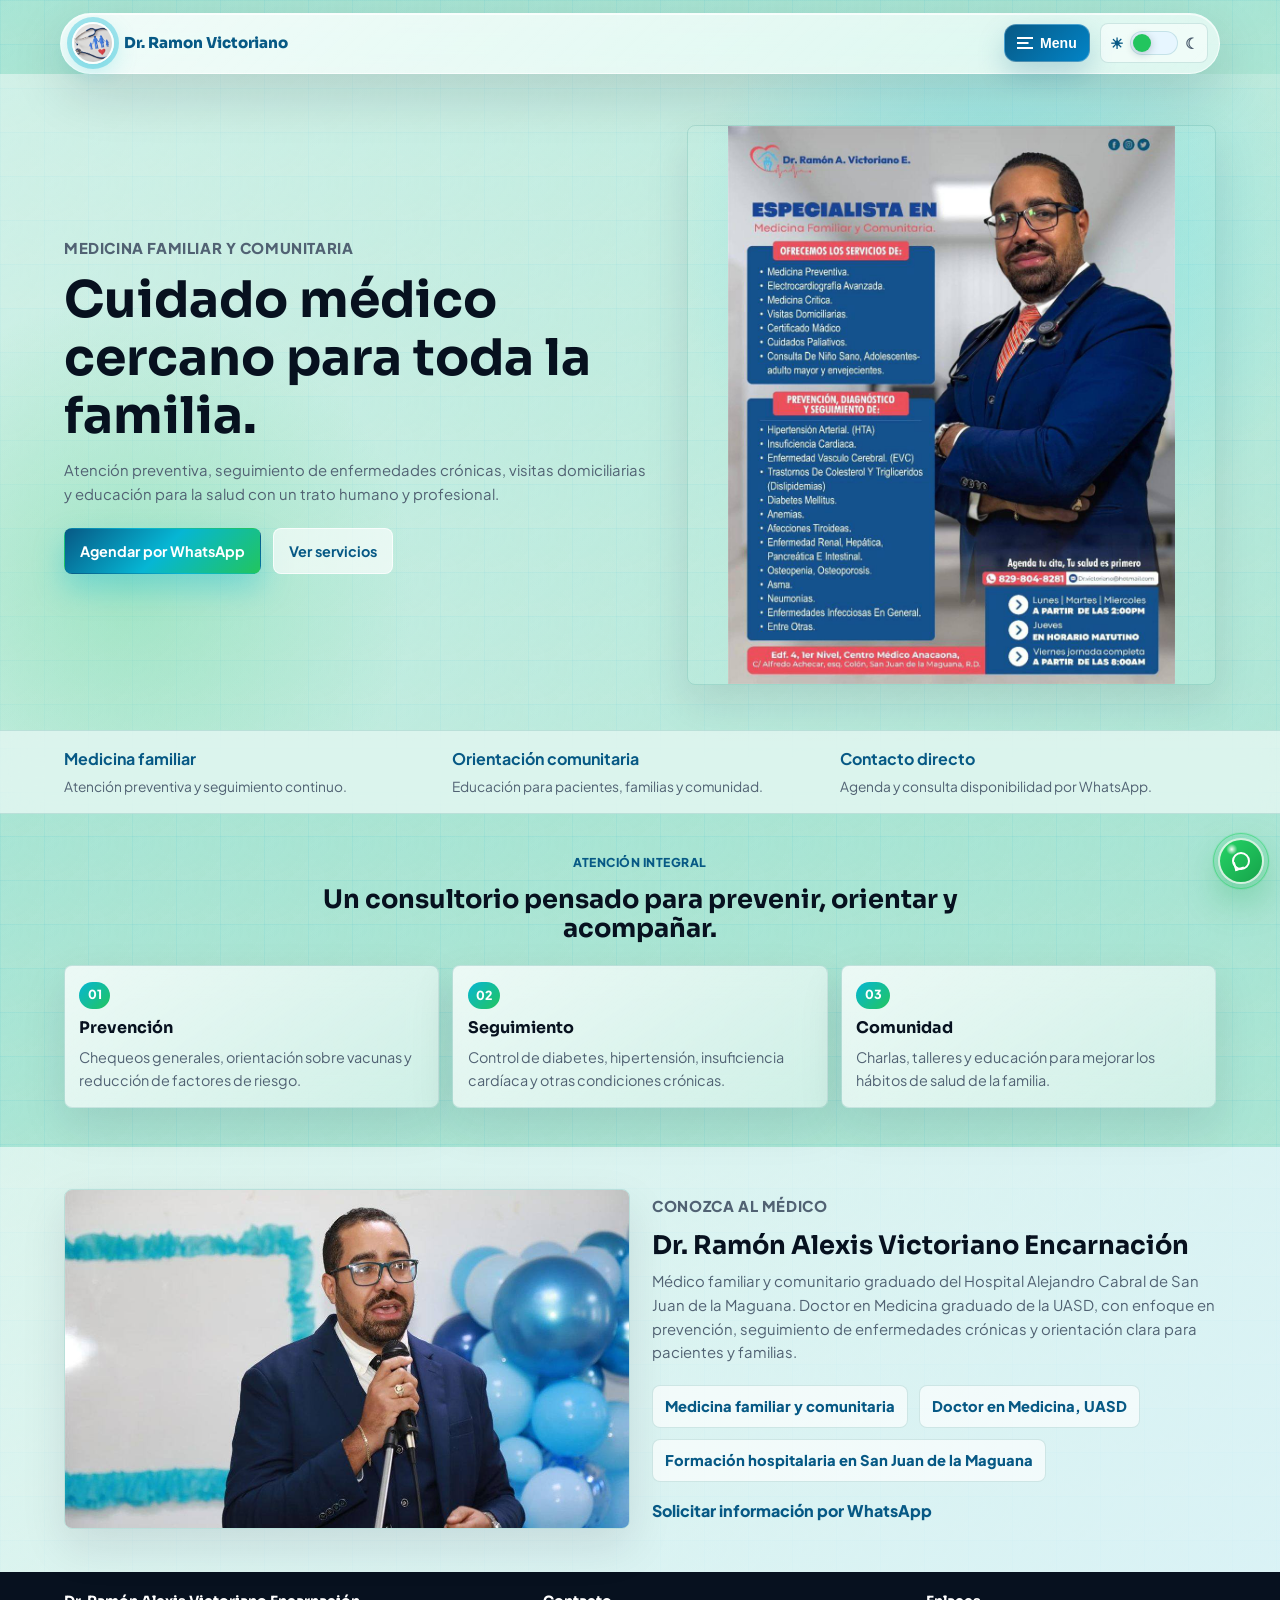
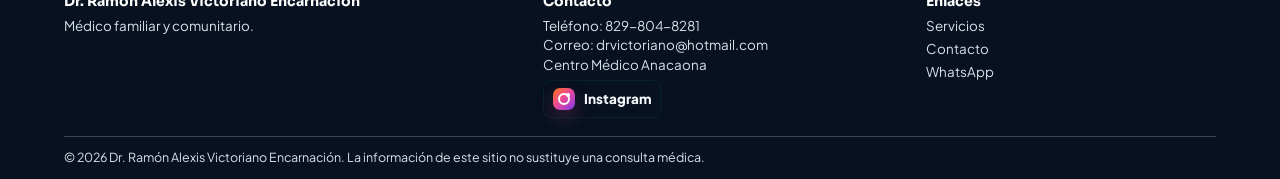
<file: index.html>
<!DOCTYPE html>
<html lang="es">
<head>
    <meta charset="UTF-8">
    <meta name="viewport" content="width=device-width, initial-scale=1.0">
    <title>Dr. Ramón Victoriano | Inicio</title>
    <link rel="preconnect" href="https://fonts.googleapis.com">
    <link rel="preconnect" href="https://fonts.gstatic.com" crossorigin>
    <link href="https://fonts.googleapis.com/css2?family=Plus+Jakarta+Sans:wght@300;400;500;600;700;800&family=Sora:wght@500;600;700;800&display=swap" rel="stylesheet">
    <link rel="stylesheet" href="Css/style.css?v=20260714-pills">
</head>
<body>
    <header class="site-header">
        <a class="logo" href="index.html">
            <img src="images/medicina-familiar-logo.jpg" alt="Logo de medicina familiar" width="678" height="452" decoding="async">
            <span>Dr. Ramon Victoriano</span>
        </a>

        <div class="header-actions">
            <button class="nav-toggle" id="navToggle" type="button" aria-expanded="false" aria-controls="mainNav">
                <span>Menu</span>
            </button>

            <button class="theme-toggle" id="themeToggle" type="button" role="switch" aria-checked="false" aria-label="Cambiar a modo oscuro">
                <span class="theme-icon theme-sun" aria-hidden="true">☀</span>
                <span class="theme-switch-track" aria-hidden="true">
                    <span class="theme-switch-thumb"></span>
                </span>
                <span class="theme-icon theme-moon" aria-hidden="true">☾</span>
            </button>
        </div>
    </header>

    <div class="nav-backdrop" id="navBackdrop" hidden></div>
    <nav class="main-nav" id="mainNav" aria-label="Navegacion principal">
        <div class="drawer-head">
            <img src="images/medicina-familiar-logo.jpg" alt="" width="678" height="452" decoding="async">
            <div>
                <strong>Dr. Ramon Victoriano</strong>
                <span>Medicina familiar</span>
            </div>
        </div>
        <a class="active" href="index.html">Inicio</a>
        <a href="index/servicios.html">Servicios</a>
        <a href="index/contacto.html">Contacto</a>
    </nav>

    <main>
        <section class="hero">
            <div class="hero-content">
                <p class="eyebrow">Medicina familiar y comunitaria</p>
                <h1>Cuidado médico cercano para toda la familia.</h1>
                <p>
                    Atención preventiva, seguimiento de enfermedades crónicas,
                    visitas domiciliarias y educación para la salud con un trato
                    humano y profesional.
                </p>
                <div class="hero-actions">
                    <a class="btn primary" href="https://wa.link/1mvva6">Agendar por WhatsApp</a>
                    <a class="btn secondary" href="index/servicios.html">Ver servicios</a>
                </div>
            </div>

            <img class="hero-image" src="images/presentacion.jpg" alt="Doctor en presentación profesional" width="960" height="1200" fetchpriority="high" decoding="async">
        </section>

        <section class="trust-strip" aria-label="Resumen profesional">
            <div>
                <strong>Medicina familiar</strong>
                <span>Atención preventiva y seguimiento continuo.</span>
            </div>
            <div>
                <strong>Orientación comunitaria</strong>
                <span>Educación para pacientes, familias y comunidad.</span>
            </div>
            <div>
                <strong>Contacto directo</strong>
                <span>Agenda y consulta disponibilidad por WhatsApp.</span>
            </div>
        </section>

        <section class="section">
            <div class="section-heading">
                <p class="eyebrow">Atención integral</p>
                <h2>Un consultorio pensado para prevenir, orientar y acompañar.</h2>
            </div>

            <div class="feature-grid">
                <article class="card">
                    <span class="card-icon">01</span>
                    <h3>Prevención</h3>
                    <p>Chequeos generales, orientación sobre vacunas y reducción de factores de riesgo.</p>
                </article>

                <article class="card">
                    <span class="card-icon">02</span>
                    <h3>Seguimiento</h3>
                    <p>Control de diabetes, hipertensión, insuficiencia cardíaca y otras condiciones crónicas.</p>
                </article>

                <article class="card">
                    <span class="card-icon">03</span>
                    <h3>Comunidad</h3>
                    <p>Charlas, talleres y educación para mejorar los hábitos de salud de la familia.</p>
                </article>
            </div>
        </section>

        <section class="split-section">
            <img src="images/discurso.jpeg" alt="Doctor durante una actividad educativa" width="1100" height="733" loading="lazy" decoding="async">
            <div>
                <p class="eyebrow">Conozca al médico</p>
                <h2>Dr. Ramón Alexis Victoriano Encarnación</h2>
                <p>
                    Médico familiar y comunitario graduado del Hospital Alejandro Cabral
                    de San Juan de la Maguana. Doctor en Medicina graduado de la UASD,
                    con enfoque en prevención, seguimiento de enfermedades crónicas y
                    orientación clara para pacientes y familias.
                </p>
                <div class="credential-list">
                    <span>Medicina familiar y comunitaria</span>
                    <span>Doctor en Medicina, UASD</span>
                    <span>Formación hospitalaria en San Juan de la Maguana</span>
                </div>
                <a class="text-link" href="https://wa.link/1mvva6">Solicitar información por WhatsApp</a>
            </div>
        </section>
    </main>

    <footer class="site-footer">
        <div class="footer-grid">
            <div>
                <h2>Dr. Ramón Alexis Victoriano Encarnación</h2>
                <p>Médico familiar y comunitario.</p>
            </div>
            <div>
                <h3>Contacto</h3>
                <p>Teléfono: 829-804-8281</p>
                <p>Correo: drvictoriano@hotmail.com</p>
                <p>Centro Médico Anacaona</p>
                <a class="social-link footer-social instagram-link" href="https://www.instagram.com/drvictorianosalud?igsh=ZHlpa3NyMG93dmdw" target="_blank" rel="noopener noreferrer">
                    <span class="instagram-icon" aria-hidden="true"></span>
                    Instagram
                </a>
            </div>
            <div>
                <h3>Enlaces</h3>
                <a href="index/servicios.html">Servicios</a>
                <a href="index/contacto.html">Contacto</a>
                <a href="https://wa.link/1mvva6">WhatsApp</a>
            </div>
        </div>
        <p class="footer-note">&copy; 2026 Dr. Ramón Alexis Victoriano Encarnación. La información de este sitio no sustituye una consulta médica.</p>
    </footer>

    <a class="whatsapp-float" href="https://wa.link/1mvva6" aria-label="Agendar consulta por WhatsApp">
        <span aria-hidden="true">WA</span>
        <span class="sr-only">Agendar consulta por WhatsApp</span>
    </a>

    <script src="Scripts/scripts.js?v=20260714-pills"></script>
</body>
</html>
</file>
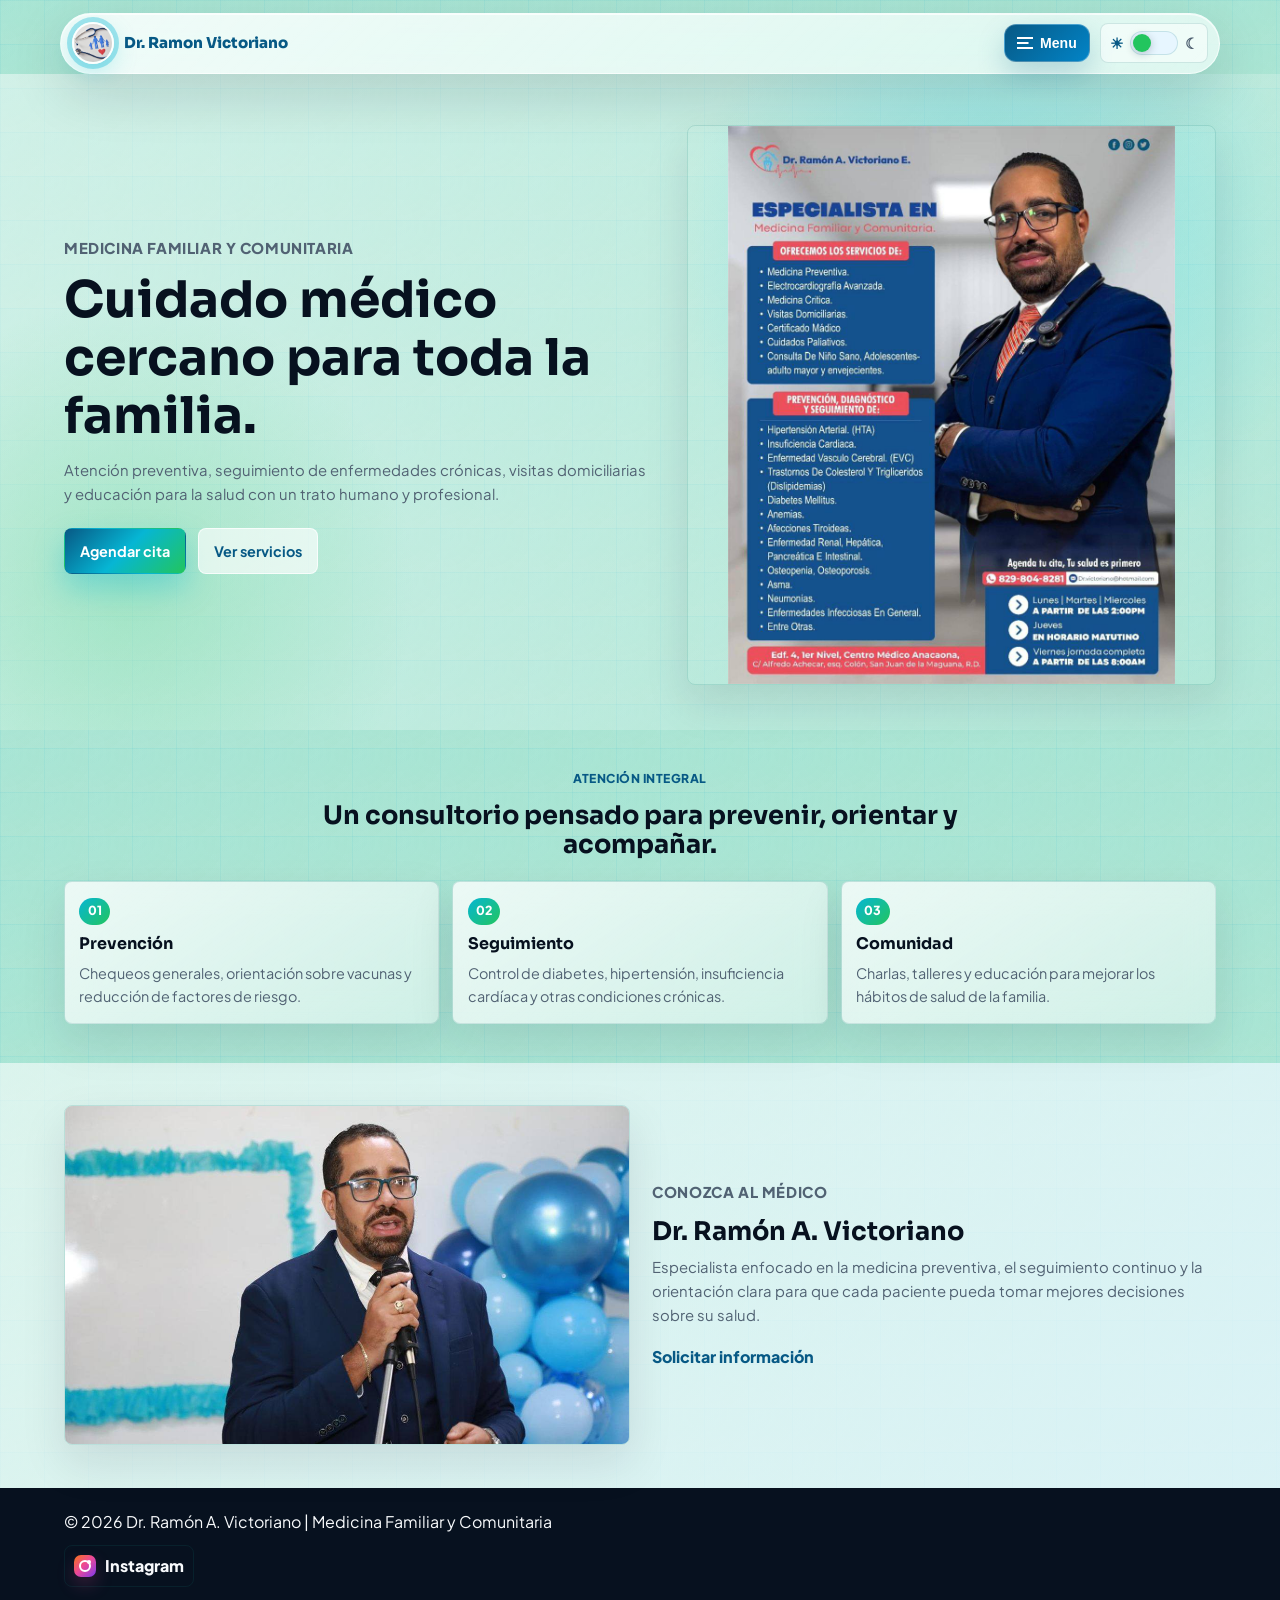
<file: index/index.html>
<!DOCTYPE html>
<html lang="es">
<head>
    <meta charset="UTF-8">
    <meta name="viewport" content="width=device-width, initial-scale=1.0">
    <title>Dr. Ramón Victoriano | Inicio</title>
    <link rel="preconnect" href="https://fonts.googleapis.com">
    <link rel="preconnect" href="https://fonts.gstatic.com" crossorigin>
    <link href="https://fonts.googleapis.com/css2?family=Plus+Jakarta+Sans:wght@300;400;500;600;700;800&family=Sora:wght@500;600;700;800&display=swap" rel="stylesheet">
    <link rel="stylesheet" href="../Css/style.css?v=20260714-pills">
</head>
<body>
    <!-- Encabezado reutilizable: se repite en las tres páginas para mantener la navegación. -->
    <header class="site-header">
        <a class="logo" href="../index.html">
            <img src="../images/medicina-familiar-logo.jpg" alt="Logo de medicina familiar" width="678" height="452" decoding="async">
            <span>Dr. Ramon Victoriano</span>
        </a>

        <div class="header-actions">
            <button class="nav-toggle" id="navToggle" type="button" aria-expanded="false" aria-controls="mainNav">
                <span>Menu</span>
            </button>

            <button class="theme-toggle" id="themeToggle" type="button" role="switch" aria-checked="false" aria-label="Cambiar a modo oscuro">
                <span class="theme-icon theme-sun" aria-hidden="true">☀</span>
                <span class="theme-switch-track" aria-hidden="true">
                    <span class="theme-switch-thumb"></span>
                </span>
                <span class="theme-icon theme-moon" aria-hidden="true">☾</span>
            </button>
        </div>
    </header>

    <div class="nav-backdrop" id="navBackdrop" hidden></div>
    <nav class="main-nav" id="mainNav" aria-label="Navegacion principal">
        <div class="drawer-head">
            <img src="../images/medicina-familiar-logo.jpg" alt="" width="678" height="452" decoding="async">
            <div>
                <strong>Dr. Ramon Victoriano</strong>
                <span>Medicina familiar</span>
            </div>
        </div>
        <a class="active" href="../index.html">Inicio</a>
        <a href="servicios.html">Servicios</a>
        <a href="contacto.html">Contacto</a>
    </nav>

    <main>
        <!-- Sección principal: usa CSS Grid para colocar texto e imagen en dos columnas. -->
        <section class="hero">
            <div class="hero-content">
                <p class="eyebrow">Medicina familiar y comunitaria</p>
                <h1>Cuidado médico cercano para toda la familia.</h1>
                <p>
                    Atención preventiva, seguimiento de enfermedades crónicas,
                    visitas domiciliarias y educación para la salud con un trato
                    humano y profesional.
                </p>
                <div class="hero-actions">
                    <a class="btn primary" href="contacto.html">Agendar cita</a>
                    <a class="btn secondary" href="servicios.html">Ver servicios</a>
                </div>
            </div>

            <img class="hero-image" src="../images/presentacion.jpg" alt="Doctor en presentación profesional" width="960" height="1200" fetchpriority="high" decoding="async">
        </section>

        <!-- Tarjetas de resumen: el contenedor usa Grid adaptable. -->
        <section class="section">
            <div class="section-heading">
                <p class="eyebrow">Atención integral</p>
                <h2>Un consultorio pensado para prevenir, orientar y acompañar.</h2>
            </div>

            <div class="feature-grid">
                <article class="card">
                    <span class="card-icon">01</span>
                    <h3>Prevención</h3>
                    <p>Chequeos generales, orientación sobre vacunas y reducción de factores de riesgo.</p>
                </article>

                <article class="card">
                    <span class="card-icon">02</span>
                    <h3>Seguimiento</h3>
                    <p>Control de diabetes, hipertensión, insuficiencia cardíaca y otras condiciones crónicas.</p>
                </article>

                <article class="card">
                    <span class="card-icon">03</span>
                    <h3>Comunidad</h3>
                    <p>Charlas, talleres y educación para mejorar los hábitos de salud de la familia.</p>
                </article>
            </div>
        </section>

        <!-- Bloque informativo con Flexbox para alinear texto e imagen. -->
        <section class="split-section">
            <img src="../images/discurso.jpeg" alt="Doctor durante una actividad educativa" width="1100" height="733" loading="lazy" decoding="async">
            <div>
                <p class="eyebrow">Conozca al médico</p>
                <h2>Dr. Ramón A. Victoriano</h2>
                <p>
                    Especialista enfocado en la medicina preventiva, el seguimiento
                    continuo y la orientación clara para que cada paciente pueda
                    tomar mejores decisiones sobre su salud.
                </p>
                <a class="text-link" href="contacto.html">Solicitar información</a>
            </div>
        </section>
    </main>

    <footer class="site-footer">
        <p>&copy; 2026 Dr. Ramón A. Victoriano | Medicina Familiar y Comunitaria</p>
        <a class="social-link footer-social instagram-link" href="https://www.instagram.com/drvictorianosalud?igsh=ZHlpa3NyMG93dmdw" target="_blank" rel="noopener noreferrer">
            <span class="instagram-icon" aria-hidden="true"></span>
            Instagram
        </a>
    </footer>

    <script src="../Scripts/scripts.js?v=20260714-pills"></script>
</body>
</html>
</file>
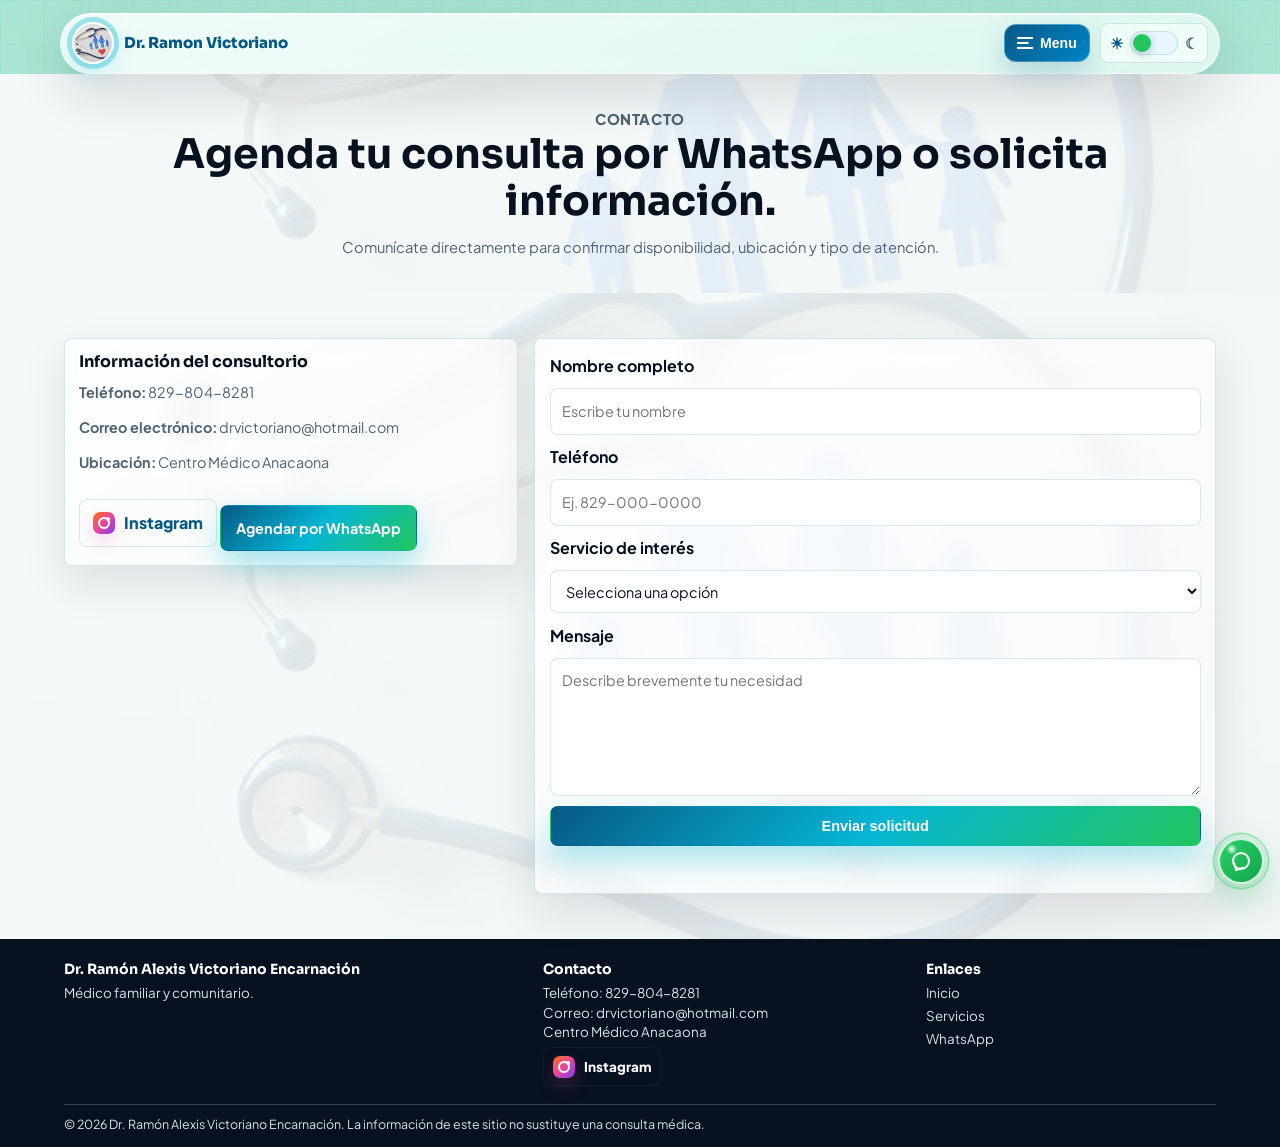
<file: index/contacto.html>
<!DOCTYPE html>
<html lang="es">
<head>
    <meta charset="UTF-8">
    <meta name="viewport" content="width=device-width, initial-scale=1.0">
    <title>Dr. Ramón Victoriano | Contacto</title>
    <link rel="preconnect" href="https://fonts.googleapis.com">
    <link rel="preconnect" href="https://fonts.gstatic.com" crossorigin>
    <link href="https://fonts.googleapis.com/css2?family=Plus+Jakarta+Sans:wght@300;400;500;600;700;800&family=Sora:wght@500;600;700;800&display=swap" rel="stylesheet">
    <link rel="stylesheet" href="../Css/style.css?v=20260714-pills">
</head>
<body class="contact-page">
    <header class="site-header">
        <a class="logo" href="../index.html">
            <img src="../images/medicina-familiar-logo.jpg" alt="Logo de medicina familiar" width="678" height="452" decoding="async">
            <span>Dr. Ramon Victoriano</span>
        </a>

        <div class="header-actions">
            <button class="nav-toggle" id="navToggle" type="button" aria-expanded="false" aria-controls="mainNav">
                <span>Menu</span>
            </button>

            <button class="theme-toggle" id="themeToggle" type="button" role="switch" aria-checked="false" aria-label="Cambiar a modo oscuro">
                <span class="theme-icon theme-sun" aria-hidden="true">☀</span>
                <span class="theme-switch-track" aria-hidden="true">
                    <span class="theme-switch-thumb"></span>
                </span>
                <span class="theme-icon theme-moon" aria-hidden="true">☾</span>
            </button>
        </div>
    </header>

    <div class="nav-backdrop" id="navBackdrop" hidden></div>
    <nav class="main-nav" id="mainNav" aria-label="Navegacion principal">
        <div class="drawer-head">
            <img src="../images/medicina-familiar-logo.jpg" alt="" width="678" height="452" decoding="async">
            <div>
                <strong>Dr. Ramon Victoriano</strong>
                <span>Medicina familiar</span>
            </div>
        </div>
        <a href="../index.html">Inicio</a>
        <a href="servicios.html">Servicios</a>
        <a class="active" href="contacto.html">Contacto</a>
    </nav>

    <main>
        <section class="page-hero">
            <p class="eyebrow">Contacto</p>
            <h1>Agenda tu consulta por WhatsApp o solicita información.</h1>
            <p>Comunícate directamente para confirmar disponibilidad, ubicación y tipo de atención.</p>
        </section>

        <!-- Diseño de contacto: Grid coloca información y formulario lado a lado en escritorio. -->
        <section class="contact-layout">
            <aside class="contact-info">
                <h2>Información del consultorio</h2>
                <p><strong>Teléfono:</strong> 829-804-8281</p>
                <p><strong>Correo electrónico:</strong> drvictoriano@hotmail.com</p>
                <p><strong>Ubicación:</strong> Centro Médico Anacaona</p>
                <a class="social-link instagram-link" href="https://www.instagram.com/drvictorianosalud?igsh=ZHlpa3NyMG93dmdw" target="_blank" rel="noopener noreferrer">
                    <span class="instagram-icon" aria-hidden="true"></span>
                    Instagram
                </a>
                <a class="btn primary" href="https://wa.link/1mvva6">Agendar por WhatsApp</a>
            </aside>

            <form class="appointment-form" id="appointmentForm">
                <label for="name">Nombre completo</label>
                <input id="name" name="name" type="text" placeholder="Escribe tu nombre" required>

                <label for="phone">Teléfono</label>
                <input id="phone" name="phone" type="tel" placeholder="Ej. 829-000-0000" required>

                <label for="service">Servicio de interés</label>
                <select id="service" name="service" required>
                    <option value="">Selecciona una opción</option>
                    <option>Consulta preventiva</option>
                    <option>Manejo de enfermedad crónica</option>
                    <option>Visita domiciliaria</option>
                    <option>Certificado médico</option>
                </select>

                <label for="message">Mensaje</label>
                <textarea id="message" name="message" rows="5" placeholder="Describe brevemente tu necesidad"></textarea>

                <button class="btn primary" type="submit">Enviar solicitud</button>
                <p class="form-message" id="formMessage" aria-live="polite"></p>
            </form>
        </section>
    </main>

    <footer class="site-footer">
        <div class="footer-grid">
            <div>
                <h2>Dr. Ramón Alexis Victoriano Encarnación</h2>
                <p>Médico familiar y comunitario.</p>
            </div>
            <div>
                <h3>Contacto</h3>
                <p>Teléfono: 829-804-8281</p>
                <p>Correo: drvictoriano@hotmail.com</p>
                <p>Centro Médico Anacaona</p>
                <a class="social-link footer-social instagram-link" href="https://www.instagram.com/drvictorianosalud?igsh=ZHlpa3NyMG93dmdw" target="_blank" rel="noopener noreferrer">
                    <span class="instagram-icon" aria-hidden="true"></span>
                    Instagram
                </a>
            </div>
            <div>
                <h3>Enlaces</h3>
                <a href="../index.html">Inicio</a>
                <a href="servicios.html">Servicios</a>
                <a href="https://wa.link/1mvva6">WhatsApp</a>
            </div>
        </div>
        <p class="footer-note">&copy; 2026 Dr. Ramón Alexis Victoriano Encarnación. La información de este sitio no sustituye una consulta médica.</p>
    </footer>

    <a class="whatsapp-float" href="https://wa.link/1mvva6" aria-label="Agendar consulta por WhatsApp">
        <span aria-hidden="true">WA</span>
        <span class="sr-only">Agendar consulta por WhatsApp</span>
    </a>

    <script src="../Scripts/scripts.js?v=20260714-pills"></script>
</body>
</html>
</file>
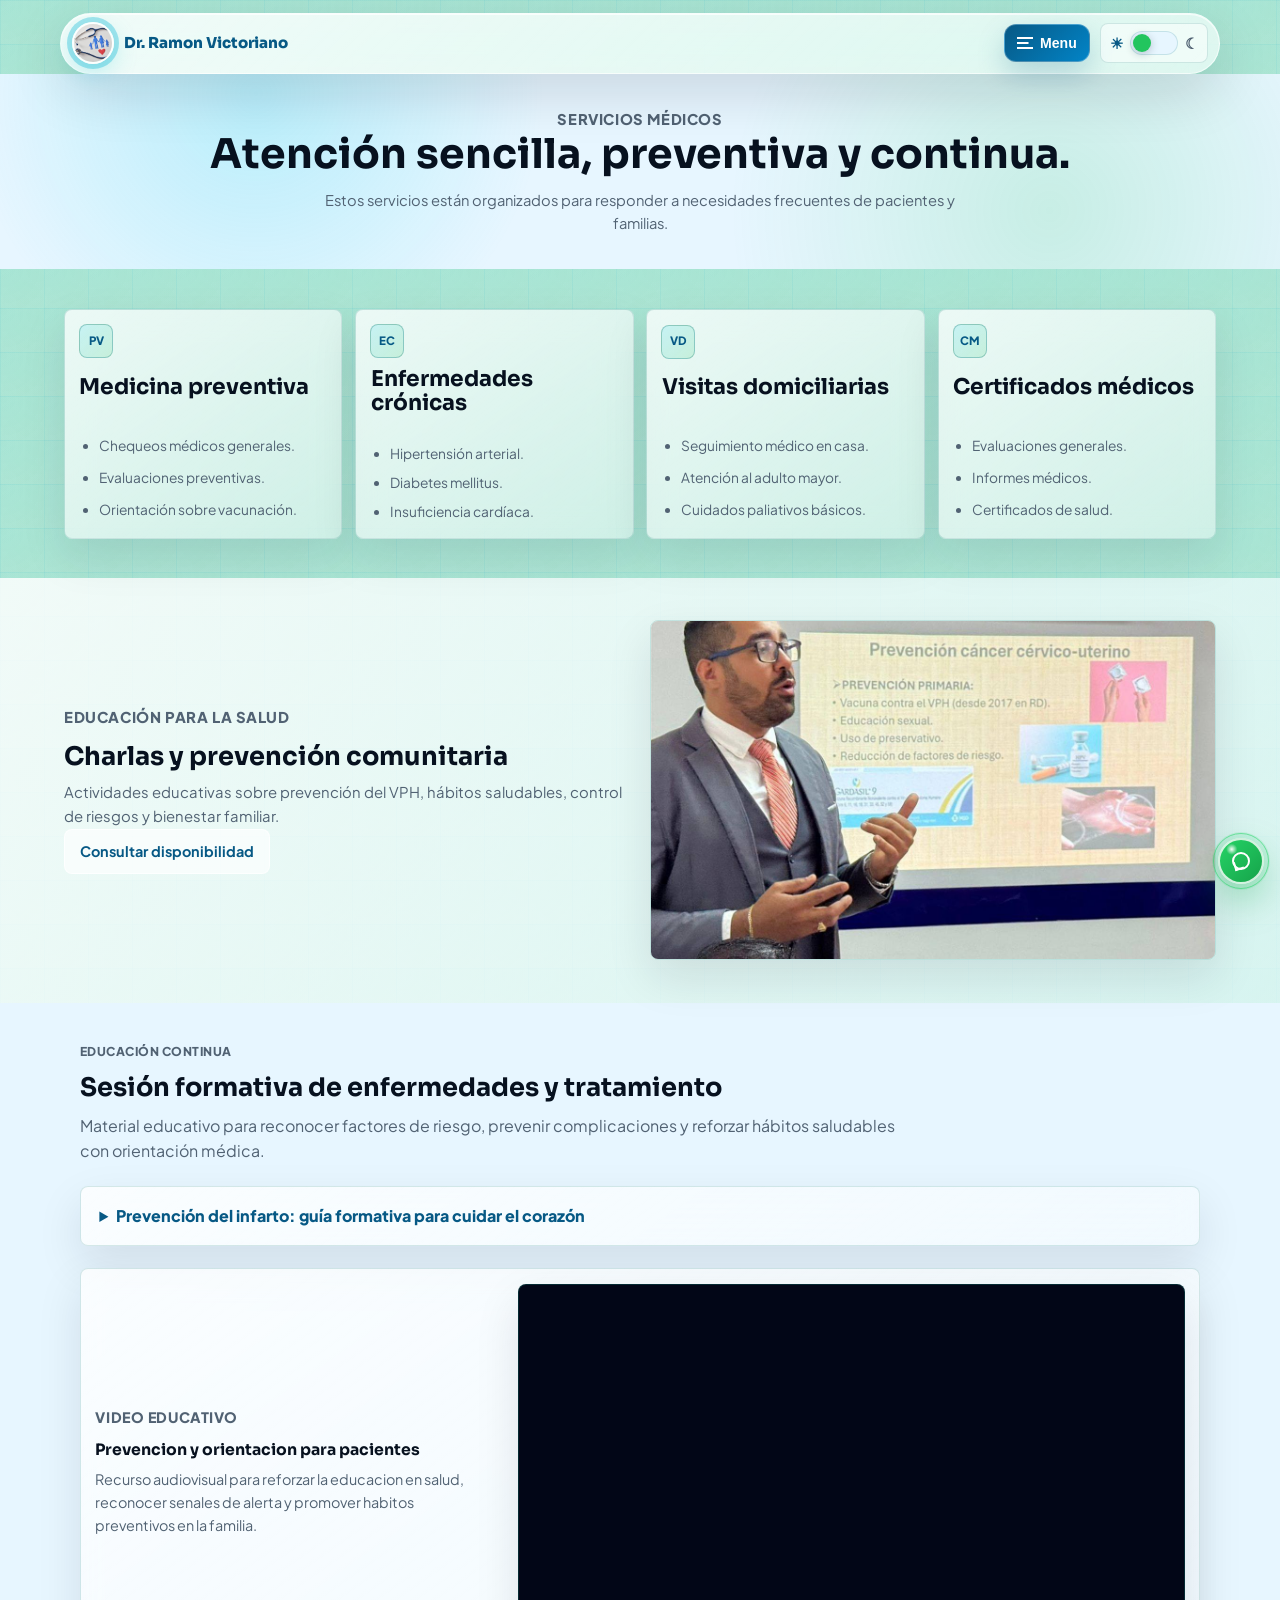
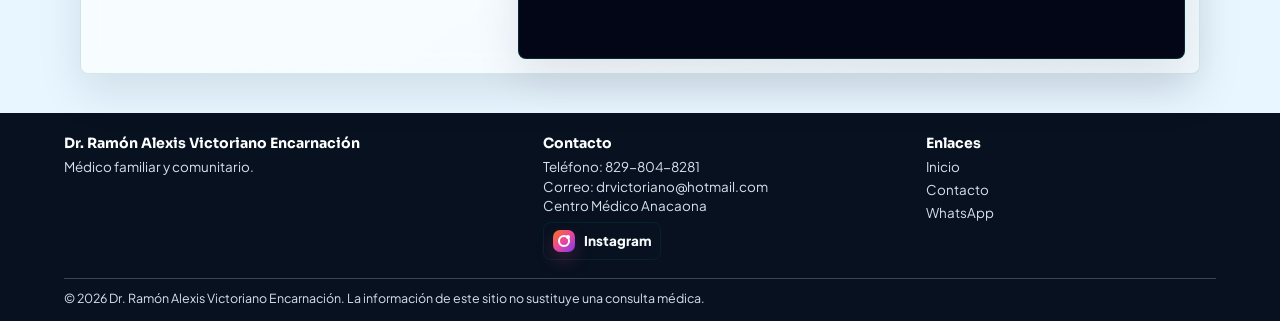
<file: index/servicios.html>
<!DOCTYPE html>
<html lang="es">
<head>
    <meta charset="UTF-8">
    <meta name="viewport" content="width=device-width, initial-scale=1.0">
    <title>Dr. Ramón Victoriano | Servicios</title>
    <link rel="preconnect" href="https://fonts.googleapis.com">
    <link rel="preconnect" href="https://fonts.gstatic.com" crossorigin>
    <link href="https://fonts.googleapis.com/css2?family=Plus+Jakarta+Sans:wght@300;400;500;600;700;800&family=Sora:wght@500;600;700;800&display=swap" rel="stylesheet">
    <link rel="stylesheet" href="../Css/style.css?v=20260714-pills">
</head>
<body>
    <header class="site-header">
        <a class="logo" href="../index.html">
            <img src="../images/medicina-familiar-logo.jpg" alt="Logo de medicina familiar" width="678" height="452" decoding="async">
            <span>Dr. Ramon Victoriano</span>
        </a>

        <div class="header-actions">
            <button class="nav-toggle" id="navToggle" type="button" aria-expanded="false" aria-controls="mainNav">
                <span>Menu</span>
            </button>

            <button class="theme-toggle" id="themeToggle" type="button" role="switch" aria-checked="false" aria-label="Cambiar a modo oscuro">
                <span class="theme-icon theme-sun" aria-hidden="true">☀</span>
                <span class="theme-switch-track" aria-hidden="true">
                    <span class="theme-switch-thumb"></span>
                </span>
                <span class="theme-icon theme-moon" aria-hidden="true">☾</span>
            </button>
        </div>
    </header>

    <div class="nav-backdrop" id="navBackdrop" hidden></div>
    <nav class="main-nav" id="mainNav" aria-label="Navegacion principal">
        <div class="drawer-head">
            <img src="../images/medicina-familiar-logo.jpg" alt="" width="678" height="452" decoding="async">
            <div>
                <strong>Dr. Ramon Victoriano</strong>
                <span>Medicina familiar</span>
            </div>
        </div>
        <a href="../index.html">Inicio</a>
        <a class="active" href="servicios.html">Servicios</a>
        <a href="contacto.html">Contacto</a>
    </nav>

    <main>
        <section class="page-hero">
            <p class="eyebrow">Servicios médicos</p>
            <h1>Atención sencilla, preventiva y continua.</h1>
            <p>Estos servicios están organizados para responder a necesidades frecuentes de pacientes y familias.</p>
        </section>

        <!-- Grid de servicios: auto-fit permite que las tarjetas cambien de columnas automáticamente. -->
        <section class="section">
            <div class="services-grid">
                <article class="service-card">
                    <span class="service-icon">PV</span>
                    <h2>Medicina preventiva</h2>
                    <ul>
                        <li>Chequeos médicos generales.</li>
                        <li>Evaluaciones preventivas.</li>
                        <li>Orientación sobre vacunación.</li>
                    </ul>
                </article>

                <article class="service-card">
                    <span class="service-icon">EC</span>
                    <h2>Enfermedades crónicas</h2>
                    <ul>
                        <li>Hipertensión arterial.</li>
                        <li>Diabetes mellitus.</li>
                        <li>Insuficiencia cardíaca.</li>
                    </ul>
                </article>

                <article class="service-card">
                    <span class="service-icon">VD</span>
                    <h2>Visitas domiciliarias</h2>
                    <ul>
                        <li>Seguimiento médico en casa.</li>
                        <li>Atención al adulto mayor.</li>
                        <li>Cuidados paliativos básicos.</li>
                    </ul>
                </article>

                <article class="service-card">
                    <span class="service-icon">CM</span>
                    <h2>Certificados médicos</h2>
                    <ul>
                        <li>Evaluaciones generales.</li>
                        <li>Informes médicos.</li>
                        <li>Certificados de salud.</li>
                    </ul>
                </article>
            </div>
        </section>

        <section class="education-band">
            <div>
                <p class="eyebrow">Educación para la salud</p>
                <h2>Charlas y prevención comunitaria</h2>
                <p>
                    Actividades educativas sobre prevención del VPH, hábitos saludables,
                    control de riesgos y bienestar familiar.
                </p>
                <a class="btn secondary" href="https://wa.link/1mvva6">Consultar disponibilidad</a>
            </div>
            <img src="../images/conferencia.jpg" alt="Conferencia médica comunitaria" width="1200" height="1200" loading="lazy" decoding="async">
        </section>

        <section class="formative-section">
            <div class="formative-grid">
                <div class="formative-heading">
                    <p class="eyebrow">Educación continua</p>
                    <h2>Sesión formativa de enfermedades y tratamiento</h2>
                    <p>
                        Material educativo para reconocer factores de riesgo, prevenir complicaciones
                        y reforzar hábitos saludables con orientación médica.
                    </p>
                </div>

                <details class="formative-dropdown">
                    <summary>Prevención del infarto: guía formativa para cuidar el corazón</summary>
                    <div class="formative-content">
                        <img src="../images/prevencion-infarto.jpeg" alt="Infografía sobre prevención del infarto" width="1000" height="997" loading="lazy" decoding="async">
                        <div>
                            <p>
                                La prevención del infarto comienza con hábitos diarios y chequeos médicos periódicos.
                                Esta guía resume medidas sencillas para disminuir riesgos cardiovasculares.
                            </p>
                            <ul>
                                <li>Aliméntate con menos grasas saturadas, sal y azúcares añadidos.</li>
                                <li>Realiza actividad física regular, según tu edad y condición médica.</li>
                                <li>Controla la presión arterial, la glucosa y el colesterol.</li>
                                <li>Evita el tabaco, limita el alcohol y busca apoyo si necesitas dejarlo.</li>
                                <li>Consulta a tiempo ante dolor en el pecho, falta de aire o sudoración repentina.</li>
                            </ul>
                        </div>
                    </div>
                </details>

                <article class="formative-video-card" aria-labelledby="video-prevencion-title">
                    <div>
                        <p class="eyebrow">Video educativo</p>
                        <h3 id="video-prevencion-title">Prevencion y orientacion para pacientes</h3>
                        <p>
                            Recurso audiovisual para reforzar la educacion en salud, reconocer senales de alerta
                            y promover habitos preventivos en la familia.
                        </p>
                    </div>

                    <div class="video-frame">
                        <iframe
                            src="https://www.youtube-nocookie.com/embed/_iKhpqp9d9k"
                            title="Video educativo de medicina familiar"
                            loading="lazy"
                            allow="accelerometer; autoplay; clipboard-write; encrypted-media; gyroscope; picture-in-picture; web-share"
                            allowfullscreen>
                        </iframe>
                    </div>
                </article>
            </div>
        </section>
    </main>

    <footer class="site-footer">
        <div class="footer-grid">
            <div>
                <h2>Dr. Ramón Alexis Victoriano Encarnación</h2>
                <p>Médico familiar y comunitario.</p>
            </div>
            <div>
                <h3>Contacto</h3>
                <p>Teléfono: 829-804-8281</p>
                <p>Correo: drvictoriano@hotmail.com</p>
                <p>Centro Médico Anacaona</p>
                <a class="social-link footer-social instagram-link" href="https://www.instagram.com/drvictorianosalud?igsh=ZHlpa3NyMG93dmdw" target="_blank" rel="noopener noreferrer">
                    <span class="instagram-icon" aria-hidden="true"></span>
                    Instagram
                </a>
            </div>
            <div>
                <h3>Enlaces</h3>
                <a href="../index.html">Inicio</a>
                <a href="contacto.html">Contacto</a>
                <a href="https://wa.link/1mvva6">WhatsApp</a>
            </div>
        </div>
        <p class="footer-note">&copy; 2026 Dr. Ramón Alexis Victoriano Encarnación. La información de este sitio no sustituye una consulta médica.</p>
    </footer>

    <a class="whatsapp-float" href="https://wa.link/1mvva6" aria-label="Agendar consulta por WhatsApp">
        <span aria-hidden="true">WA</span>
        <span class="sr-only">Agendar consulta por WhatsApp</span>
    </a>

    <script src="../Scripts/scripts.js?v=20260714-pills"></script>
</body>
</html>
</file>
<file: Css/style.css>
/* =========================================================
   Base, tokens and accessibility
   ========================================================= */
* {
    box-sizing: border-box;
    margin: 0;
    padding: 0;
}

:root {
    --bg: #eefcff;
    --bg-grid: rgba(14, 165, 233, 0.08);
    --surface: #ffffff;
    --surface-soft: #e7f6ff;
    --surface-glass: rgba(255, 255, 255, 0.64);
    --text: #07111f;
    --muted: #516273;
    --primary: #06b6d4;
    --primary-dark: #075985;
    --primary-glow: rgba(6, 182, 212, 0.34);
    --accent: #22c55e;
    --accent-warm: #f59e0b;
    --danger: #b91c1c;
    --border: rgba(15, 118, 110, 0.16);
    --border-strong: rgba(15, 118, 110, 0.32);
    --footer-bg: #07111f;
    --footer-text: #f8fafc;
    --footer-muted: #d5e2ec;
    --radius: 8px;
    --shadow: 0 18px 45px rgba(17, 24, 39, 0.1);
    --shadow-hover: 0 24px 60px rgba(15, 118, 110, 0.18);
    --page-pad: clamp(1rem, 5vw, 7rem);
}

body.dark-mode {
    --bg: #060b16;
    --bg-grid: rgba(34, 211, 238, 0.09);
    --surface: #0f172a;
    --surface-soft: #0b1220;
    --surface-glass: rgba(8, 15, 31, 0.72);
    --text: #f8fafc;
    --muted: #c6d3df;
    --primary: #22d3ee;
    --primary-dark: #67e8f9;
    --primary-glow: rgba(34, 211, 238, 0.24);
    --accent: #4ade80;
    --accent-warm: #fbbf24;
    --danger: #fca5a5;
    --border: rgba(148, 163, 184, 0.22);
    --border-strong: rgba(45, 212, 191, 0.38);
    --footer-bg: #020617;
    --footer-text: #ffffff;
    --footer-muted: #e2e8f0;
    --shadow: 0 18px 45px rgba(0, 0, 0, 0.36);
    --shadow-hover: 0 26px 68px rgba(45, 212, 191, 0.16);
}

html {
    scroll-behavior: smooth;
}

body {
    background:
        radial-gradient(circle at 8% 8%, rgba(34, 211, 238, 0.22), transparent 28rem),
        radial-gradient(circle at 88% 12%, rgba(34, 197, 94, 0.18), transparent 24rem),
        radial-gradient(circle at 52% 86%, rgba(245, 158, 11, 0.12), transparent 26rem),
        linear-gradient(90deg, var(--bg-grid) 1px, transparent 1px),
        linear-gradient(var(--bg-grid) 1px, transparent 1px),
        var(--bg);
    background-size: 44px 44px;
    color: var(--text);
    font-family: "Plus Jakarta Sans", "Poppins", Arial, sans-serif;
    line-height: 1.6;
    min-width: 320px;
    transition: background 0.25s ease, color 0.25s ease;
}

img {
    display: block;
    height: auto;
    max-width: 100%;
}

a {
    color: inherit;
}

h1,
h2,
h3 {
    font-family: "Sora", "Plus Jakarta Sans", Arial, sans-serif;
    font-weight: 700;
    line-height: 1.15;
}

h1 {
    font-size: clamp(1.72rem, 4vw, 3.15rem);
    margin-bottom: 0.82rem;
}

h2 {
    font-size: clamp(1.2rem, 2vw, 1.72rem);
    margin-bottom: 0.62rem;
}

h3 {
    font-size: 0.98rem;
    margin-bottom: 0.55rem;
}

.sr-only {
    height: 1px;
    overflow: hidden;
    position: absolute;
    width: 1px;
    clip: rect(0, 0, 0, 0);
    white-space: nowrap;
}

.eyebrow {
    color: var(--primary-dark);
    font-size: 0.76rem;
    font-weight: 800;
    letter-spacing: 0.04em;
    margin-bottom: 0.75rem;
    text-transform: uppercase;
}

/* =========================================================
   Header, navigation and theme switch
   ========================================================= */
.site-header {
    align-items: center;
    -webkit-backdrop-filter: blur(20px) saturate(1.4);
    backdrop-filter: blur(20px) saturate(1.4);
    background:
        linear-gradient(135deg, rgba(255, 255, 255, 0.76), rgba(255, 255, 255, 0.44)),
        rgba(255, 255, 255, 0.38);
    border: 1px solid rgba(255, 255, 255, 0.62);
    border-radius: 999px;
    box-shadow: 0 18px 55px rgba(7, 17, 31, 0.14), inset 0 1px 0 rgba(255, 255, 255, 0.7);
    display: grid;
    gap: 1rem;
    grid-template-columns: minmax(190px, 1fr) auto minmax(110px, 1fr);
    margin: 0.8rem auto 0;
    padding: 0.54rem 0.68rem;
    position: sticky;
    top: 0.8rem;
    width: min(1160px, calc(100% - 2rem));
    z-index: 30;
}

.dark-mode .site-header {
    background:
        linear-gradient(135deg, rgba(15, 23, 42, 0.86), rgba(15, 23, 42, 0.52)),
        rgba(2, 6, 23, 0.5);
    border-color: rgba(103, 232, 249, 0.26);
    box-shadow: 0 22px 60px rgba(0, 0, 0, 0.36), 0 0 34px rgba(34, 211, 238, 0.12);
}

.logo {
    align-items: center;
    color: var(--primary-dark);
    display: inline-flex;
    gap: 0.65rem;
    font-family: "Sora", "Plus Jakarta Sans", Arial, sans-serif;
    font-size: 0.94rem;
    font-weight: 800;
    min-width: 0;
    text-decoration: none;
}

.logo img {
    aspect-ratio: 1;
    border: 2px solid rgba(255, 255, 255, 0.78);
    border-radius: 50%;
    box-shadow: 0 0 0 5px var(--primary-glow), 0 8px 24px rgba(6, 182, 212, 0.25);
    height: 42px;
    object-fit: cover;
    width: 42px;
}

.logo span {
    overflow-wrap: anywhere;
}

.main-nav {
    -webkit-backdrop-filter: blur(18px);
    backdrop-filter: blur(18px);
    background: rgba(7, 17, 31, 0.08);
    border: 1px solid rgba(255, 255, 255, 0.52);
    border-radius: 999px;
    box-shadow: inset 0 1px 0 rgba(255, 255, 255, 0.42), 0 10px 28px rgba(7, 17, 31, 0.06);
    display: flex;
    gap: 0.35rem;
    justify-content: center;
    padding: 0.28rem;
}

.dark-mode .main-nav {
    background: rgba(2, 6, 23, 0.58);
    border-color: rgba(103, 232, 249, 0.24);
}

.main-nav a,
.nav-toggle,
.theme-toggle,
.btn {
    border-radius: var(--radius);
    font-weight: 700;
    text-decoration: none;
    transition: background 0.25s ease, border-color 0.25s ease, box-shadow 0.25s ease, color 0.25s ease, transform 0.25s ease;
}

.main-nav a {
    color: var(--text);
    font-size: 0.9rem;
    padding: 0.5rem 0.78rem;
}

.main-nav .active {
    background: linear-gradient(135deg, var(--primary), var(--accent));
    box-shadow: 0 12px 30px var(--primary-glow);
    color: #ffffff;
}

.nav-toggle {
    align-items: center;
    background: var(--surface-glass);
    border: 1px solid var(--border);
    color: var(--primary-dark);
    cursor: pointer;
    display: none;
    justify-content: center;
    min-height: 42px;
    padding: 0.62rem 0.85rem;
}

.theme-toggle {
    align-items: center;
    background: rgba(255, 255, 255, 0.54);
    border: 1px solid var(--border);
    color: var(--muted);
    cursor: pointer;
    display: inline-flex;
    gap: 0.45rem;
    justify-self: end;
    padding: 0.44rem 0.55rem;
}

.dark-mode .theme-toggle,
.dark-mode .nav-toggle {
    background: rgba(2, 6, 23, 0.46);
}

.theme-icon {
    font-size: 0.96rem;
    line-height: 1;
}

.theme-switch-track {
    background: var(--surface-soft);
    border: 1px solid var(--border);
    border-radius: 999px;
    display: inline-flex;
    height: 24px;
    padding: 2px;
    width: 48px;
}

.theme-switch-thumb {
    background: var(--accent);
    border-radius: 50%;
    box-shadow: 0 2px 8px rgba(17, 24, 39, 0.24);
    display: block;
    height: 18px;
    transform: translateX(0);
    transition: transform 0.25s ease, background 0.25s ease;
    width: 18px;
}

.theme-toggle[aria-checked="true"] .theme-switch-thumb {
    background: var(--primary);
    transform: translateX(22px);
}

.theme-toggle[aria-checked="true"] .theme-moon,
.theme-toggle[aria-checked="false"] .theme-sun {
    color: var(--primary-dark);
}

@media (hover: hover) {
    .main-nav a:hover,
    .nav-toggle:hover,
    .theme-toggle:hover {
        border-color: var(--border-strong);
        box-shadow: 0 12px 28px var(--primary-glow);
        color: var(--primary-dark);
        transform: translateY(-2px);
    }

    .main-nav a:hover {
        background: var(--surface-soft);
    }

    .nav-toggle:hover {
        background: var(--primary-dark);
        color: #ffffff;
    }
}

/* =========================================================
   Buttons and media
   ========================================================= */
.btn {
    align-items: center;
    border: 1px solid transparent;
    cursor: pointer;
    display: inline-flex;
    justify-content: center;
    font-size: 0.9rem;
    min-height: 40px;
    padding: 0.64rem 0.95rem;
}

.btn.primary {
    background: linear-gradient(135deg, var(--primary-dark), var(--primary), var(--accent));
    box-shadow: 0 14px 30px var(--primary-glow);
    color: #ffffff;
}

.btn.secondary {
    background: rgba(255, 255, 255, 0.64);
    border-color: rgba(255, 255, 255, 0.74);
    color: var(--primary-dark);
}

@media (hover: hover) {
    .btn:hover {
        box-shadow: 0 12px 28px var(--primary-glow);
        transform: translateY(-3px);
    }

    .btn.primary:hover {
        background: linear-gradient(135deg, var(--accent), var(--primary), var(--primary-dark));
        color: #ffffff;
    }

    .btn.secondary:hover {
        background: var(--primary-dark);
        border-color: var(--primary-dark);
        color: #ffffff;
    }
}

.hero-image,
.split-section img,
.education-band img,
.formative-content img {
    border: 1px solid var(--border);
    border-radius: var(--radius);
    box-shadow: var(--shadow);
    object-fit: cover;
    width: 100%;
}

.hero-image {
    align-self: center;
    justify-self: center;
    max-height: 560px;
    object-fit: contain;
    object-position: center;
    width: min(100%, 780px);
}

@media (hover: hover) {
    .hero-image:hover,
    .split-section img:hover,
    .education-band img:hover,
    .formative-content img:hover {
        filter: saturate(1.08) contrast(1.04);
        transform: scale(1.012);
    }
}

/* =========================================================
   Main sections
   ========================================================= */
.hero {
    align-items: center;
    background:
        radial-gradient(circle at 78% 28%, rgba(34, 211, 238, 0.34), transparent 20rem),
        radial-gradient(circle at 10% 78%, rgba(34, 197, 94, 0.22), transparent 18rem),
        linear-gradient(135deg, rgba(255, 255, 255, 0.46), rgba(255, 255, 255, 0.08));
    display: grid;
    gap: 2.25rem;
    grid-template-columns: minmax(0, 1fr) minmax(280px, 0.9fr);
    min-height: min(720px, calc(82vh - 92px));
    padding: 3.2rem var(--page-pad) 2.8rem;
}

.dark-mode .hero {
    background:
        radial-gradient(circle at 78% 28%, rgba(34, 211, 238, 0.2), transparent 20rem),
        radial-gradient(circle at 10% 78%, rgba(34, 197, 94, 0.14), transparent 18rem),
        linear-gradient(135deg, rgba(15, 23, 42, 0.72), rgba(2, 6, 23, 0.2));
}

.hero-content {
    max-width: 620px;
}

.hero p,
.page-hero p,
.split-section p,
.education-band p {
    color: var(--muted);
    font-size: 0.93rem;
}

.hero-actions {
    display: flex;
    flex-wrap: wrap;
    gap: 0.7rem;
    margin-top: 1.35rem;
}

.trust-strip {
    -webkit-backdrop-filter: blur(18px);
    backdrop-filter: blur(18px);
    background: rgba(255, 255, 255, 0.58);
    border-bottom: 1px solid var(--border);
    border-top: 1px solid var(--border);
    display: grid;
    gap: 0.75rem;
    grid-template-columns: repeat(3, 1fr);
    padding: 0.95rem var(--page-pad);
}

.trust-strip div {
    display: grid;
    gap: 0.25rem;
}

.trust-strip strong {
    color: var(--primary-dark);
}

.trust-strip span {
    color: var(--muted);
    font-size: 0.86rem;
}

.section,
.formative-section {
    padding: 2.45rem var(--page-pad);
}

.section-heading {
    margin: 0 auto 1.35rem;
    max-width: 660px;
    text-align: center;
}

.page-hero {
    background:
        radial-gradient(circle at 20% 10%, rgba(34, 211, 238, 0.24), transparent 18rem),
        radial-gradient(circle at 82% 70%, rgba(34, 197, 94, 0.16), transparent 20rem),
        var(--surface-soft);
    padding: 2.1rem var(--page-pad);
    text-align: center;
}

.page-hero h1 {
    font-size: clamp(1.65rem, 3.2vw, 2.75rem);
    margin-bottom: 0.65rem;
}

.dark-mode .page-hero {
    background:
        radial-gradient(circle at 20% 10%, rgba(34, 211, 238, 0.16), transparent 18rem),
        radial-gradient(circle at 82% 70%, rgba(34, 197, 94, 0.12), transparent 20rem),
        var(--surface-soft);
}

.page-hero p {
    font-size: 0.92rem;
    margin: 0 auto;
    max-width: 680px;
}

.split-section,
.education-band {
    align-items: center;
    background: linear-gradient(135deg, rgba(255, 255, 255, 0.58), rgba(231, 246, 255, 0.78));
    display: flex;
    gap: 1.4rem;
    padding: 2.65rem var(--page-pad);
}

.education-band {
    background: linear-gradient(135deg, rgba(255, 255, 255, 0.84), rgba(238, 252, 255, 0.66));
}

.dark-mode .split-section,
.dark-mode .education-band {
    background: linear-gradient(135deg, rgba(15, 23, 42, 0.88), rgba(2, 6, 23, 0.62));
}

.split-section > *,
.education-band > * {
    flex: 1 1 0;
}

.split-section img,
.education-band img {
    max-height: 340px;
}

.text-link {
    color: var(--primary-dark);
    display: inline-block;
    font-weight: 800;
    margin-top: 1rem;
    text-decoration: none;
    transition: color 0.25s ease, transform 0.25s ease;
}

.text-link:hover {
    color: var(--accent);
    transform: translateX(4px);
}

/* =========================================================
   Cards, services and formative content
   ========================================================= */
.feature-grid,
.services-grid {
    display: grid;
    gap: 0.8rem;
    grid-template-columns: repeat(auto-fit, minmax(220px, 1fr));
}

.card,
.service-card,
.contact-info,
.appointment-form,
.formative-dropdown,
.formative-video-card {
    -webkit-backdrop-filter: blur(14px);
    backdrop-filter: blur(14px);
    background: linear-gradient(145deg, rgba(255, 255, 255, 0.78), rgba(255, 255, 255, 0.44));
    border: 1px solid var(--border);
    border-radius: var(--radius);
    box-shadow: var(--shadow);
    transition: background 0.25s ease, border-color 0.25s ease, box-shadow 0.25s ease, transform 0.25s ease;
}

.dark-mode .card,
.dark-mode .service-card,
.dark-mode .contact-info,
.dark-mode .appointment-form,
.dark-mode .formative-dropdown,
.dark-mode .formative-video-card,
.dark-mode .trust-strip {
    background: linear-gradient(145deg, rgba(15, 23, 42, 0.84), rgba(15, 23, 42, 0.48));
}

.card,
.service-card,
.contact-info,
.appointment-form,
.formative-video-card {
    padding: 0.9rem;
}

.card h3,
.contact-info h2,
.appointment-form h2 {
    font-size: 1rem;
}

.service-card {
    display: grid;
    gap: 0.55rem;
    min-height: auto;
}

.service-card ul,
.formative-content ul {
    display: grid;
    gap: 0.45rem;
    margin-top: 0.55rem;
    padding-left: 1.2rem;
}

.service-card h2 {
    font-size: clamp(1.08rem, 1.7vw, 1.45rem);
    line-height: 1.12;
}

.service-icon {
    align-items: center;
    background: linear-gradient(135deg, rgba(34, 211, 238, 0.18), rgba(34, 197, 94, 0.16));
    border: 1px solid var(--border-strong);
    border-radius: var(--radius);
    color: var(--primary-dark);
    display: inline-flex;
    font-size: 0.72rem;
    font-weight: 900;
    height: 34px;
    justify-content: center;
    width: 34px;
}

.card-icon {
    background: linear-gradient(135deg, var(--primary), var(--accent));
    border-radius: 999px;
    color: #ffffff;
    display: inline-block;
    font-weight: 800;
    font-size: 0.78rem;
    margin-bottom: 0.65rem;
    padding: 0.2rem 0.52rem;
}

.card p,
.service-card li,
.contact-info p,
.formative-heading p,
.formative-content p,
.formative-content li,
.formative-video-card p {
    color: var(--muted);
}

.card p,
.contact-info p,
.formative-content p,
.formative-video-card p {
    font-size: 0.9rem;
}

.service-card li {
    font-size: 0.86rem;
}

@media (hover: hover) {
    .card:hover,
    .service-card:hover,
    .contact-info:hover,
    .appointment-form:hover,
    .formative-dropdown:hover,
    .formative-video-card:hover {
        background: linear-gradient(145deg, rgba(255, 255, 255, 0.92), rgba(238, 252, 255, 0.68));
        border-color: var(--border-strong);
        box-shadow: var(--shadow-hover);
        transform: translateY(-5px);
    }

    .dark-mode .card:hover,
    .dark-mode .service-card:hover,
    .dark-mode .contact-info:hover,
    .dark-mode .appointment-form:hover,
    .dark-mode .formative-dropdown:hover,
    .dark-mode .formative-video-card:hover {
        background: linear-gradient(145deg, rgba(15, 23, 42, 0.96), rgba(8, 15, 31, 0.86));
        border-color: rgba(103, 232, 249, 0.36);
        box-shadow: 0 18px 42px rgba(0, 0, 0, 0.38), 0 0 18px rgba(34, 211, 238, 0.1);
        color: var(--text);
    }

    .dark-mode .main-nav a:hover,
    .dark-mode .theme-toggle:hover {
        background: rgba(15, 23, 42, 0.92);
        color: #ffffff;
    }

    .dark-mode .btn.secondary:hover {
        background: rgba(8, 15, 31, 0.92);
        color: #ffffff;
    }
}

.credential-list {
    display: flex;
    flex-wrap: wrap;
    gap: 0.65rem;
    margin-top: 1.25rem;
}

.credential-list span {
    background: var(--surface-glass);
    border: 1px solid var(--border);
    border-radius: var(--radius);
    color: var(--primary-dark);
    font-size: 0.92rem;
    font-weight: 800;
    padding: 0.55rem 0.75rem;
}

.formative-section {
    background: var(--surface-soft);
}

.formative-grid {
    display: grid;
    gap: 1.4rem;
    margin: 0 auto;
    max-width: 1120px;
}

.formative-heading {
    max-width: 820px;
}

.formative-dropdown {
    margin: 0 auto;
    max-width: 1120px;
    overflow: hidden;
    width: 100%;
}

.formative-dropdown summary {
    color: var(--primary-dark);
    cursor: pointer;
    font-size: 1rem;
    font-weight: 800;
    list-style-position: inside;
    padding: 1rem 1.15rem;
}

.formative-dropdown summary:hover {
    background: var(--surface-soft);
}

.formative-content {
    align-items: start;
    border-top: 1px solid var(--border);
    display: grid;
    gap: 1.4rem;
    grid-template-columns: minmax(260px, 0.9fr) minmax(260px, 1.1fr);
    padding: 1.35rem;
}

.formative-video-card {
    align-items: center;
    display: grid;
    gap: 1.4rem;
    grid-template-columns: minmax(240px, 0.75fr) minmax(280px, 1.25fr);
}

.video-frame {
    aspect-ratio: 16 / 9;
    background: #020617;
    border: 1px solid var(--border-strong);
    border-radius: var(--radius);
    box-shadow: var(--shadow);
    overflow: hidden;
    width: 100%;
}

.video-frame iframe {
    border: 0;
    display: block;
    height: 100%;
    width: 100%;
}

/* =========================================================
   Contact form
   ========================================================= */
.contact-layout {
    display: grid;
    gap: 1rem;
    grid-template-columns: minmax(240px, 0.8fr) minmax(280px, 1.2fr);
    padding: 2.8rem var(--page-pad);
}

.contact-info {
    align-self: start;
}

.contact-info p {
    margin-bottom: 0.75rem;
}

.contact-info .btn {
    margin-top: 1rem;
}

.social-link {
    align-items: center;
    border: 1px solid var(--border);
    border-radius: var(--radius);
    color: var(--primary-dark);
    display: inline-flex;
    font-weight: 800;
    gap: 0.55rem;
    margin-top: 0.75rem;
    padding: 0.65rem 0.8rem;
    text-decoration: none;
    transition: background 0.25s ease, border-color 0.25s ease, box-shadow 0.25s ease, color 0.25s ease, transform 0.25s ease;
}

.instagram-icon {
    background: linear-gradient(135deg, #f97316, #ec4899 48%, #7c3aed);
    border-radius: 7px;
    box-shadow: 0 8px 18px rgba(236, 72, 153, 0.22);
    display: inline-block;
    height: 22px;
    position: relative;
    width: 22px;
}

.instagram-icon::before {
    border: 2px solid #ffffff;
    border-radius: 6px;
    content: "";
    inset: 5px;
    position: absolute;
}

.instagram-icon::after {
    background: #ffffff;
    border-radius: 50%;
    content: "";
    height: 4px;
    position: absolute;
    right: 5px;
    top: 5px;
    width: 4px;
}

.instagram-link:hover {
    background: linear-gradient(135deg, rgba(249, 115, 22, 0.12), rgba(236, 72, 153, 0.14));
    border-color: rgba(236, 72, 153, 0.42);
    box-shadow: 0 14px 30px rgba(236, 72, 153, 0.16);
    color: #be185d;
    transform: translateY(-2px);
}

.dark-mode .instagram-link:hover {
    background: rgba(15, 23, 42, 0.9);
    border-color: rgba(236, 72, 153, 0.38);
    box-shadow: 0 14px 28px rgba(236, 72, 153, 0.12);
    color: #fbcfe8;
}

.contact-page .page-hero,
.contact-page .contact-layout {
    background:
        linear-gradient(rgba(246, 251, 251, 0.9), rgba(246, 251, 251, 0.9)),
        url("../images/medicina-familiar-logo.jpg") center / cover;
}

.dark-mode.contact-page .page-hero,
.dark-mode.contact-page .contact-layout {
    background:
        linear-gradient(rgba(11, 18, 32, 0.86), rgba(11, 18, 32, 0.86)),
        url("../images/medicina-familiar-logo.jpg") center / cover;
}

.contact-page .contact-info,
.contact-page .appointment-form {
    -webkit-backdrop-filter: blur(12px);
    backdrop-filter: blur(12px);
}

.appointment-form {
    display: grid;
    gap: 0.58rem;
}

.appointment-form label {
    font-weight: 700;
}

.appointment-form input,
.appointment-form select,
.appointment-form textarea {
    background: var(--surface);
    border: 1px solid var(--border);
    border-radius: var(--radius);
    color: var(--text);
    font: inherit;
    font-size: 0.9rem;
    padding: 0.68rem;
    transition: background 0.25s ease, border-color 0.25s ease, box-shadow 0.25s ease;
    width: 100%;
}

.appointment-form textarea {
    resize: vertical;
}

.appointment-form input:hover,
.appointment-form select:hover,
.appointment-form textarea:hover,
.appointment-form input:focus,
.appointment-form select:focus,
.appointment-form textarea:focus {
    border-color: var(--primary);
}

.appointment-form input:focus,
.appointment-form select:focus,
.appointment-form textarea:focus {
    box-shadow: 0 0 0 4px var(--primary-glow);
    outline: none;
}

.appointment-form input.is-invalid,
.appointment-form select.is-invalid,
.appointment-form textarea.is-invalid {
    border-color: var(--danger);
    box-shadow: 0 0 0 4px rgba(185, 28, 28, 0.14);
}

.form-message {
    color: var(--primary-dark);
    font-weight: 800;
    min-height: 1.5rem;
}

.form-message.is-error {
    color: var(--danger);
}

.form-message.is-success {
    color: var(--primary-dark);
}

/* =========================================================
   Footer and floating WhatsApp button
   ========================================================= */
.site-footer {
    background: var(--footer-bg);
    color: var(--footer-text);
    padding: 1.35rem var(--page-pad) 0.85rem;
}

.footer-grid {
    display: grid;
    gap: 0.9rem;
    grid-template-columns: 1.2fr 0.95fr 0.75fr;
    margin-bottom: 0.9rem;
}

.footer-grid h2,
.footer-grid h3 {
    color: #ffffff;
    font-family: "Sora", "Plus Jakarta Sans", Arial, sans-serif;
    font-size: 0.88rem;
    margin-bottom: 0.4rem;
}

.footer-grid p,
.footer-grid a,
.footer-note {
    color: var(--footer-muted);
    font-size: 0.84rem;
    line-height: 1.45;
}

.footer-grid a {
    display: block;
    margin-bottom: 0.22rem;
    text-decoration: none;
}

.footer-grid .social-link {
    color: var(--footer-text);
    display: inline-flex;
    margin-top: 0.35rem;
    padding: 0.45rem 0.58rem;
}

.site-footer > .social-link {
    color: var(--footer-text);
    margin-top: 0.65rem;
    padding: 0.45rem 0.58rem;
}

.footer-grid a:hover {
    color: var(--accent);
}

.footer-note {
    border-top: 1px solid rgba(248, 250, 252, 0.22);
    font-size: 0.78rem;
    padding-top: 0.65rem;
}

.whatsapp-float {
    align-items: center;
    background:
        radial-gradient(circle at 28% 22%, rgba(255, 255, 255, 0.95), transparent 0.35rem),
        linear-gradient(135deg, #25d366, #16a34a);
    border: 2px solid rgba(255, 255, 255, 0.8);
    border-radius: 999px;
    bottom: 1rem;
    box-shadow: 0 16px 36px rgba(22, 163, 74, 0.36), 0 0 0 6px rgba(37, 211, 102, 0.12);
    color: #ffffff;
    display: inline-flex;
    font-size: 0;
    font-weight: 900;
    height: 46px;
    justify-content: center;
    letter-spacing: 0;
    position: fixed;
    right: 1rem;
    text-decoration: none;
    width: 46px;
    z-index: 40;
}

.whatsapp-float::after {
    animation: whatsappPulse 1.9s ease-out infinite;
    border: 1px solid rgba(37, 211, 102, 0.55);
    border-radius: 999px;
    content: "";
    inset: -7px;
    position: absolute;
}

.whatsapp-float span[aria-hidden="true"] {
    display: block;
    height: 22px;
    position: relative;
    width: 22px;
}

.whatsapp-float span[aria-hidden="true"]::before {
    border: 2px solid currentColor;
    border-radius: 50%;
    content: "";
    inset: 2px;
    position: absolute;
}

.whatsapp-float span[aria-hidden="true"]::after {
    border-bottom: 2px solid currentColor;
    border-left: 2px solid currentColor;
    bottom: 2px;
    content: "";
    height: 7px;
    left: 4px;
    position: absolute;
    transform: rotate(-18deg);
    width: 7px;
}

.whatsapp-float:hover {
    box-shadow: 0 20px 42px rgba(22, 163, 74, 0.48), 0 0 0 8px rgba(37, 211, 102, 0.14);
    transform: translateY(-3px) scale(1.03);
}

@keyframes whatsappPulse {
    0% {
        opacity: 0.72;
        transform: scale(0.92);
    }

    100% {
        opacity: 0;
        transform: scale(1.34);
    }
}

/* =========================================================
   Responsive layout
   ========================================================= */
@media (max-width: 980px) {
    .site-header {
        grid-template-columns: minmax(170px, 1fr) auto;
    }

    .main-nav {
        grid-column: 1 / -1;
        justify-self: center;
    }

    .theme-toggle {
        grid-column: 2;
        grid-row: 1;
    }

    .hero,
    .contact-layout,
    .footer-grid,
    .trust-strip {
        grid-template-columns: 1fr;
    }

    .split-section,
    .education-band {
        flex-direction: column;
    }

    .formative-content,
    .formative-video-card {
        grid-template-columns: 1fr;
    }
}

@media (max-width: 720px) {
    .site-header {
        grid-template-columns: minmax(0, 1fr) auto auto;
        border-radius: 24px;
        top: 0.5rem;
        width: calc(100% - 1rem);
        padding: 0.64rem;
    }

    .logo img {
        height: 40px;
        width: 40px;
    }

    .logo span {
        font-size: 0.95rem;
    }

    .nav-toggle {
        display: inline-flex;
    }

    .theme-toggle {
        grid-column: auto;
        grid-row: auto;
        padding: 0.4rem;
    }

    .theme-icon {
        font-size: 0.88rem;
    }

    .theme-switch-track {
        height: 22px;
        width: 42px;
    }

    .theme-switch-thumb {
        height: 16px;
        width: 16px;
    }

    .theme-toggle[aria-checked="true"] .theme-switch-thumb {
        transform: translateX(18px);
    }

    .main-nav {
        -webkit-backdrop-filter: blur(24px) saturate(1.5);
        backdrop-filter: blur(24px) saturate(1.5);
        background:
            linear-gradient(145deg, rgba(255, 255, 255, 0.88), rgba(238, 252, 255, 0.72));
        border: 1px solid rgba(255, 255, 255, 0.76);
        border-radius: 22px;
        box-shadow: 0 24px 68px rgba(7, 17, 31, 0.2), 0 0 34px rgba(34, 211, 238, 0.14);
        display: grid;
        gap: 0.3rem;
        left: 1rem;
        max-height: 0;
        opacity: 0;
        overflow: hidden;
        padding: 0 0.55rem;
        pointer-events: none;
        position: absolute;
        right: 1rem;
        top: calc(100% + 0.55rem);
        transform: translateY(-8px) scale(0.98);
        transform-origin: top center;
        transition: max-height 0.3s ease, opacity 0.24s ease, padding 0.24s ease, transform 0.24s ease;
    }

    .dark-mode .main-nav {
        background:
            linear-gradient(145deg, rgba(15, 23, 42, 0.94), rgba(2, 6, 23, 0.78));
    }

    .main-nav.is-open {
        max-height: 260px;
        opacity: 1;
        padding: 0.55rem;
        pointer-events: auto;
        transform: translateY(0) scale(1);
    }

    .main-nav a {
        border-radius: var(--radius);
        padding: 0.72rem 0.85rem;
        text-align: center;
    }

    .hero,
    .section,
    .split-section,
    .education-band,
    .page-hero,
    .contact-layout,
    .formative-section {
        padding-left: 1rem;
        padding-right: 1rem;
    }

    .hero {
        gap: 1.35rem;
        min-height: auto;
        padding-top: 2.1rem;
    }

    .hero-actions,
    .btn {
        width: 100%;
    }

    .feature-grid,
    .services-grid {
        grid-template-columns: 1fr;
    }

    .trust-strip {
        padding-left: 1rem;
        padding-right: 1rem;
    }

    .whatsapp-float {
        bottom: 0.8rem;
        height: 40px;
        right: 0.8rem;
        width: 40px;
    }
}

@media (max-width: 420px) {
    h1 {
        font-size: 1.58rem;
    }

    h2 {
        font-size: 1.16rem;
    }

    .site-header {
        gap: 0.45rem;
    }

    .logo span {
        max-width: 130px;
    }

    .nav-toggle {
        min-width: 54px;
        padding-left: 0.6rem;
        padding-right: 0.6rem;
    }

    .theme-toggle {
        gap: 0.25rem;
    }
}

/* =========================================================
   Translucent side navigation
   ========================================================= */
.site-header {
    grid-template-columns: minmax(0, 1fr) auto auto;
}

.nav-toggle {
    align-items: center;
    background:
        linear-gradient(135deg, rgba(255, 255, 255, 0.7), rgba(238, 252, 255, 0.44));
    border: 1px solid rgba(6, 182, 212, 0.22);
    color: var(--primary-dark);
    display: inline-flex;
    font-size: 0.88rem;
    gap: 0.35rem;
    min-height: 38px;
    padding: 0.5rem 0.72rem;
}

.nav-toggle::before {
    content: "";
    display: inline-block;
    height: 12px;
    width: 16px;
    background:
        linear-gradient(currentColor, currentColor) left top / 100% 2px no-repeat,
        linear-gradient(currentColor, currentColor) left center / 72% 2px no-repeat,
        linear-gradient(currentColor, currentColor) left bottom / 100% 2px no-repeat;
}

.main-nav {
    -webkit-backdrop-filter: blur(26px) saturate(1.45);
    backdrop-filter: blur(26px) saturate(1.45);
    background:
        linear-gradient(155deg, rgba(255, 255, 255, 0.86), rgba(238, 252, 255, 0.68));
    border: 1px solid rgba(255, 255, 255, 0.76);
    border-radius: 0 26px 26px 0;
    bottom: 1rem;
    box-shadow: 26px 0 70px rgba(7, 17, 31, 0.18), 0 0 34px rgba(34, 211, 238, 0.12);
    display: grid;
    gap: 0.55rem;
    grid-column: auto;
    justify-self: auto;
    left: 0;
    max-height: none;
    opacity: 0;
    overflow: hidden;
    padding: 1.05rem;
    pointer-events: none;
    position: fixed;
    right: auto;
    top: 1rem;
    transform: translateX(-106%);
    transition: opacity 0.24s ease, transform 0.28s ease;
    visibility: hidden;
    width: min(310px, calc(100vw - 2rem));
    z-index: 70;
}

.main-nav::before {
    color: var(--primary-dark);
    content: "Navegacion";
    font-family: "Sora", "Plus Jakarta Sans", Arial, sans-serif;
    font-size: 0.78rem;
    font-weight: 800;
    letter-spacing: 0.06em;
    margin: 0.4rem 0 0.65rem;
    text-transform: uppercase;
}

.main-nav.is-open {
    max-height: none;
    opacity: 1;
    pointer-events: auto;
    transform: translateX(0);
    visibility: visible;
}

.main-nav a {
    align-items: center;
    border: 1px solid transparent;
    border-radius: 14px;
    display: flex;
    font-size: 0.94rem;
    justify-content: space-between;
    padding: 0.78rem 0.85rem;
    text-align: left;
}

.main-nav a::after {
    content: ">";
    opacity: 0.45;
}

.main-nav .active {
    background: linear-gradient(135deg, var(--primary), var(--accent));
    color: #ffffff;
}

.dark-mode .main-nav {
    background:
        linear-gradient(155deg, rgba(15, 23, 42, 0.94), rgba(2, 6, 23, 0.82));
    border-color: rgba(103, 232, 249, 0.24);
    box-shadow: 26px 0 70px rgba(0, 0, 0, 0.36), 0 0 30px rgba(34, 211, 238, 0.1);
}

@media (hover: hover) {
    .main-nav a:hover {
        background: rgba(6, 182, 212, 0.1);
        border-color: rgba(6, 182, 212, 0.18);
        box-shadow: none;
        transform: translateX(4px);
    }
}

@media (max-width: 720px) {
    .main-nav {
        border-radius: 22px;
        bottom: 0.75rem;
        left: 0.75rem;
        max-height: none;
        padding: 1rem;
        right: auto;
        top: 0.75rem;
        width: min(292px, calc(100vw - 1.5rem));
    }

    .nav-toggle {
        min-width: 0;
    }
}

@media (prefers-reduced-motion: reduce) {
    *,
    *::before,
    *::after {
        scroll-behavior: auto !important;
        animation: none !important;
        transition-duration: 0.01ms !important;
    }
}

/* =========================================================
   Final rebuilt drawer navigation
   ========================================================= */
.site-header {
    align-items: center;
    display: grid;
    grid-template-columns: minmax(0, 1fr) auto;
    max-width: 1160px;
    min-height: 58px;
}

.header-actions {
    align-items: center;
    display: inline-flex;
    gap: 0.65rem;
    justify-self: end;
}

.nav-toggle {
    align-items: center;
    background: linear-gradient(135deg, #075985, #0284c7);
    border: 1px solid rgba(255, 255, 255, 0.28);
    border-radius: 12px;
    box-shadow: 0 12px 28px rgba(7, 89, 133, 0.22);
    color: #ffffff;
    display: inline-flex;
    font-size: 0.88rem;
    gap: 0.42rem;
    min-height: 38px;
    padding: 0.5rem 0.75rem;
}

.nav-toggle::before {
    background:
        linear-gradient(currentColor, currentColor) left top / 100% 2px no-repeat,
        linear-gradient(currentColor, currentColor) left center / 72% 2px no-repeat,
        linear-gradient(currentColor, currentColor) left bottom / 100% 2px no-repeat;
    content: "";
    display: inline-block;
    height: 12px;
    width: 16px;
}

.nav-backdrop {
    -webkit-backdrop-filter: blur(2px);
    backdrop-filter: blur(2px);
    background: rgba(7, 17, 31, 0.14);
    inset: 0;
    position: fixed;
    z-index: 60;
}

.nav-backdrop[hidden] {
    display: none;
}

.main-nav {
    -webkit-backdrop-filter: blur(24px) saturate(1.35);
    align-items: flex-start;
    backdrop-filter: blur(24px) saturate(1.35);
    background: linear-gradient(155deg, rgba(255, 255, 255, 0.88), rgba(238, 252, 255, 0.72));
    border: 1px solid rgba(255, 255, 255, 0.72);
    border-radius: 24px;
    bottom: auto;
    box-shadow: 0 24px 60px rgba(7, 17, 31, 0.16), 0 0 30px rgba(34, 211, 238, 0.1);
    display: flex;
    flex-direction: column;
    gap: 0.42rem;
    left: 0.85rem;
    max-height: calc(100vh - 6rem);
    opacity: 0;
    overflow-y: auto;
    padding: 0.72rem;
    pointer-events: none;
    position: fixed;
    right: auto;
    top: 5rem;
    transform: translateX(-115%) scale(0.96);
    transition: opacity 0.24s ease, transform 0.28s ease, visibility 0.28s ease;
    visibility: hidden;
    width: min(244px, calc(100vw - 1.5rem));
    z-index: 70;
}

.main-nav.is-open {
    opacity: 1;
    pointer-events: auto;
    transform: translateX(0) scale(1);
    visibility: visible;
}

.drawer-head {
    align-items: center;
    border-bottom: 1px solid var(--border);
    display: flex;
    gap: 0.55rem;
    margin-bottom: 0.2rem;
    padding: 0.18rem 0.25rem 0.62rem;
    width: 100%;
}

.drawer-head img {
    aspect-ratio: 1;
    border-radius: 50%;
    height: 34px;
    object-fit: cover;
    width: 34px;
}

.drawer-head strong,
.drawer-head span {
    display: block;
}

.drawer-head strong {
    color: var(--primary-dark);
    font-family: "Sora", "Plus Jakarta Sans", Arial, sans-serif;
    font-size: 0.82rem;
}

.drawer-head span {
    color: var(--muted);
    font-size: 0.7rem;
}

.main-nav::before {
    content: none;
}

.main-nav a {
    align-items: center;
    background: rgba(255, 255, 255, 0.66);
    border: 1px solid rgba(6, 182, 212, 0.14);
    border-radius: 999px;
    box-shadow: 0 8px 20px rgba(7, 17, 31, 0.06);
    color: var(--text);
    display: inline-flex;
    font-size: 0.82rem;
    gap: 0.45rem;
    justify-content: flex-start;
    line-height: 1;
    min-height: 32px;
    padding: 0.48rem 0.72rem;
    text-align: left;
    width: auto;
}

.main-nav a::before {
    background: currentColor;
    border-radius: 50%;
    content: "";
    height: 0.38rem;
    opacity: 0.58;
    width: 0.38rem;
}

.main-nav a::after {
    content: none;
}

.main-nav .active {
    background: linear-gradient(135deg, var(--primary), var(--accent));
    box-shadow: 0 10px 24px rgba(20, 184, 166, 0.22);
    color: #ffffff;
}

.dark-mode .nav-backdrop {
    background: rgba(0, 0, 0, 0.24);
}

.dark-mode .main-nav {
    background: linear-gradient(155deg, rgba(15, 23, 42, 0.92), rgba(2, 6, 23, 0.8));
    border-color: rgba(103, 232, 249, 0.24);
    box-shadow: 0 24px 60px rgba(0, 0, 0, 0.32), 0 0 28px rgba(34, 211, 238, 0.08);
}

.dark-mode .main-nav a {
    background: rgba(15, 23, 42, 0.66);
    border-color: rgba(103, 232, 249, 0.18);
    color: var(--text);
}

body.nav-open {
    overflow: hidden;
}

@media (hover: hover) {
    .main-nav a:hover {
        background: rgba(6, 182, 212, 0.14);
        border-color: rgba(6, 182, 212, 0.24);
        box-shadow: 0 10px 24px rgba(6, 182, 212, 0.12);
        transform: translateX(3px);
    }
}

@media (max-width: 720px) {
    .site-header {
        grid-template-columns: minmax(0, 1fr) auto;
    }

    .header-actions {
        gap: 0.45rem;
    }

    .nav-toggle {
        min-width: 0;
        padding: 0.48rem 0.62rem;
    }

    .main-nav {
        border-radius: 22px;
        bottom: auto;
        left: 0.7rem;
        padding: 0.65rem;
        top: 4.75rem;
        width: min(232px, calc(100vw - 1.4rem));
    }
}
</file>
